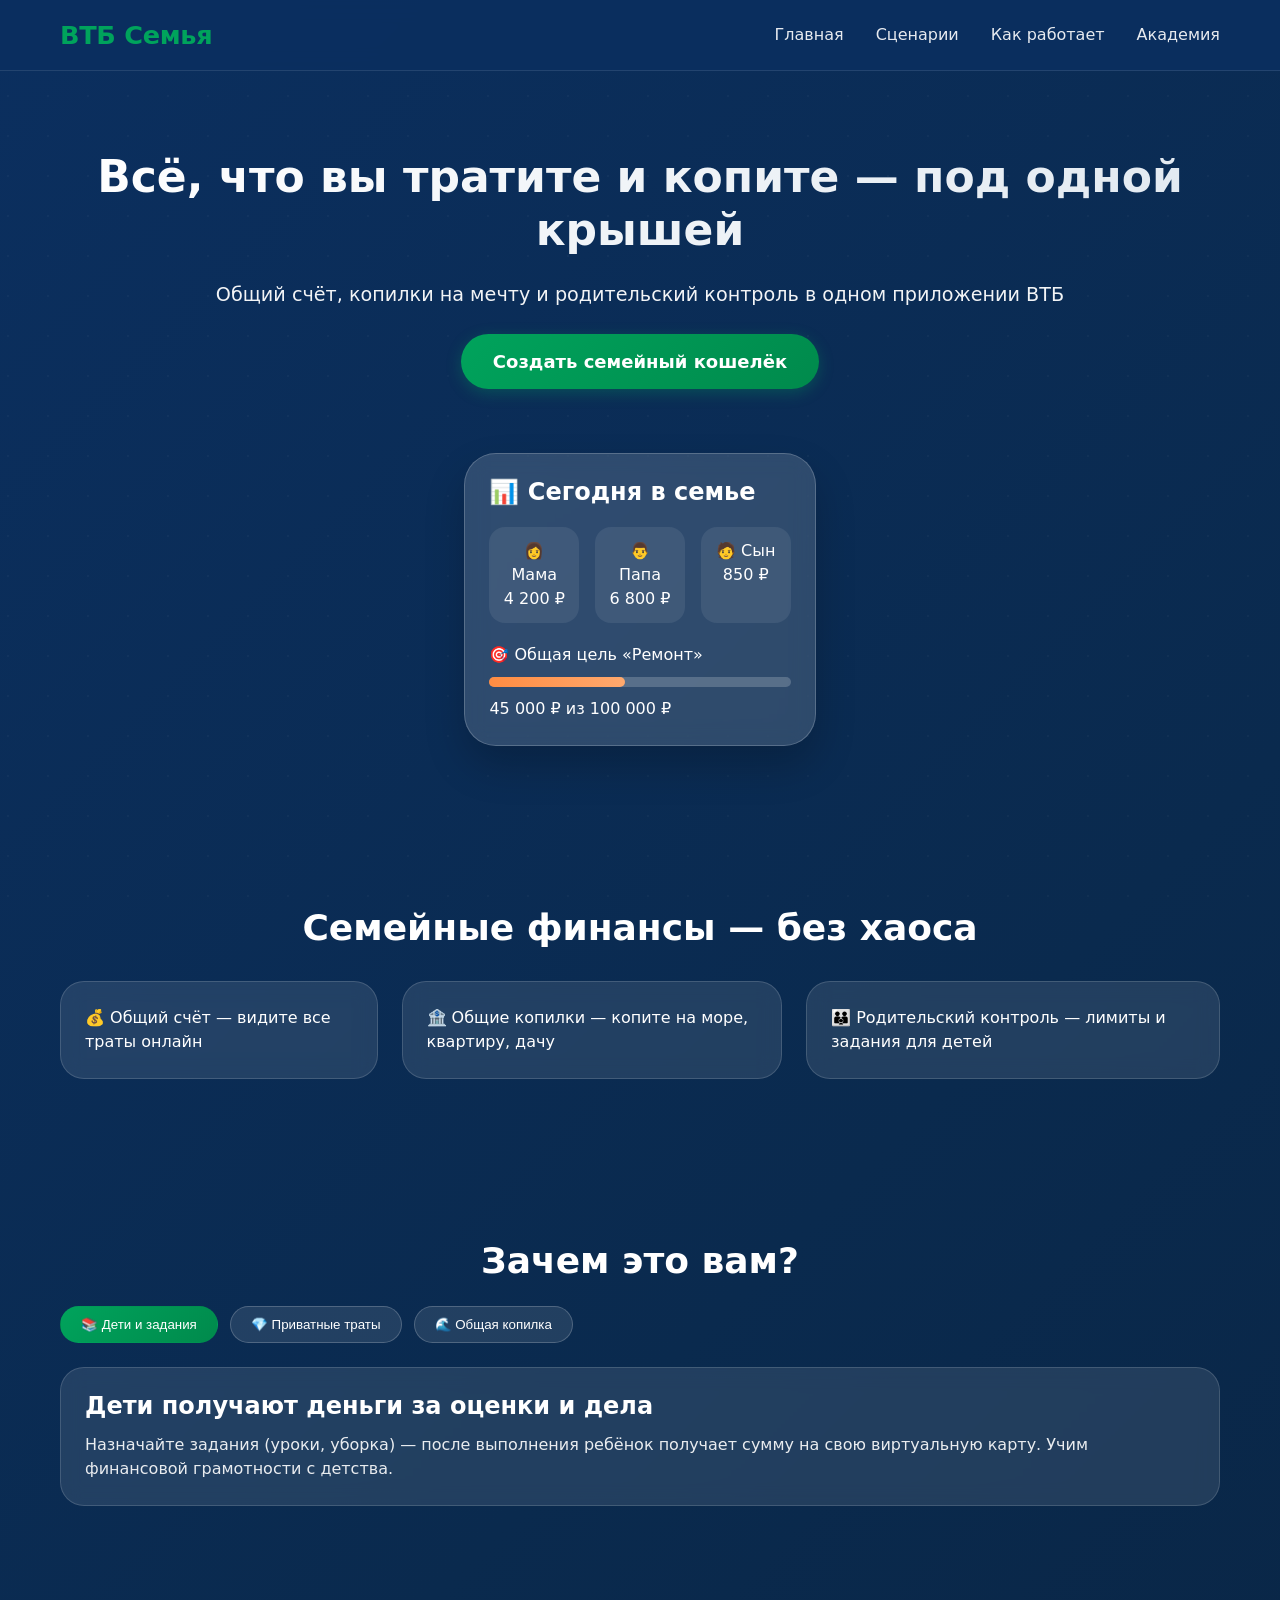
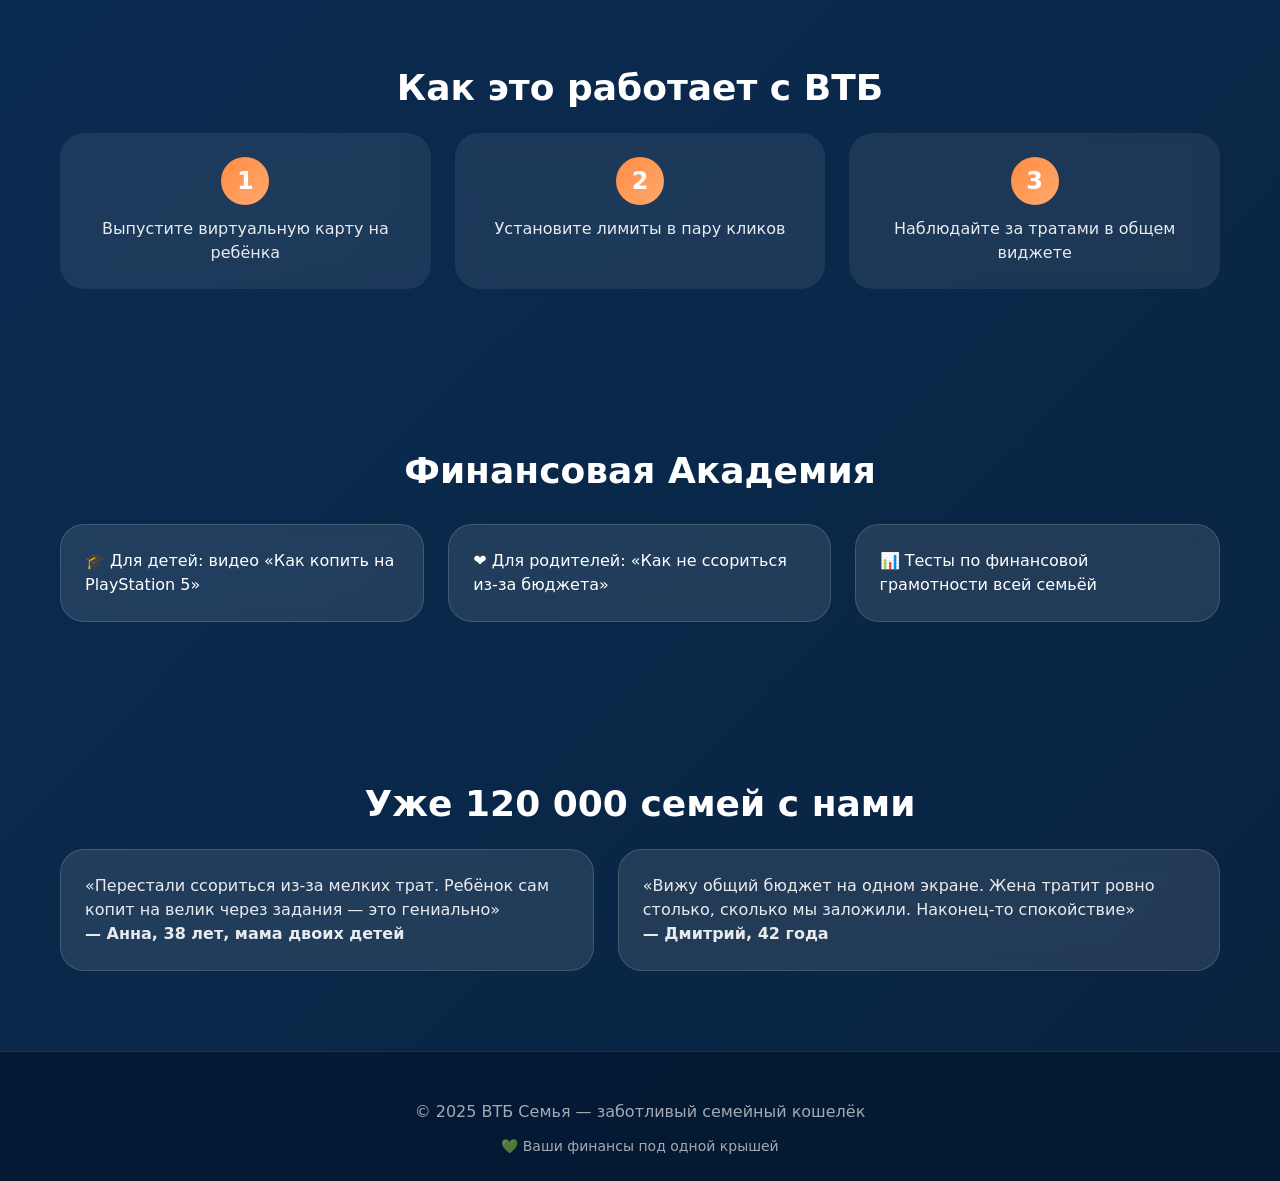
<file: group-service/src/main/resources/index.html>
<!DOCTYPE html>
<html lang="ru">
<head>
    <meta charset="UTF-8">
    <meta name="viewport" content="width=device-width, initial-scale=1.0, viewport-fit=cover">
    <title>ВТБ Семья — семейный кошелёк</title>
    <style>
        * {
            margin: 0;
            padding: 0;
            box-sizing: border-box;
        }

        body {
            font-family: 'Inter', 'Segoe UI', system-ui, -apple-system, sans-serif;
            background: linear-gradient(135deg, #0B2F5F 0%, #0A2A4E 50%, #092340 100%);
            color: #FFFFFF;
            line-height: 1.5;
            scroll-behavior: smooth;
        }

        /* Типографика */
        h1, h2, h3 {
            font-weight: 700;
            line-height: 1.2;
        }

        h1 {
            font-size: 32px;
            background: linear-gradient(135deg, #FFFFFF 0%, #E0E8F0 100%);
            -webkit-background-clip: text;
            background-clip: text;
            color: transparent;
        }
        h2 {
            font-size: 28px;
            margin-bottom: 24px;
            color: #FFFFFF;
        }
        h3 {
            font-size: 20px;
            margin-bottom: 12px;
            color: #FFFFFF;
        }

        @media (min-width: 768px) {
            h1 { font-size: 44px; }
            h2 { font-size: 36px; }
            h3 { font-size: 24px; }
        }

        /* Контейнеры */
        .container {
            max-width: 1200px;
            margin: 0 auto;
            padding: 0 20px;
        }

        section {
            padding: 48px 0;
            position: relative;
        }

        @media (min-width: 768px) {
            section {
                padding: 80px 0;
            }
        }

        /* Декоративные элементы фона */
        .bg-dots {
            position: fixed;
            top: 0;
            left: 0;
            width: 100%;
            height: 100%;
            background-image: radial-gradient(circle at 20% 40%, rgba(255,255,255,0.03) 1px, transparent 1px);
            background-size: 40px 40px;
            pointer-events: none;
            z-index: 0;
        }

        /* Header & навигация */
        header {
            background: rgba(11, 47, 95, 0.95);
            backdrop-filter: blur(10px);
            position: sticky;
            top: 0;
            z-index: 1000;
            border-bottom: 1px solid rgba(255,255,255,0.1);
        }
        .header-inner {
            display: flex;
            justify-content: space-between;
            align-items: center;
            padding: 16px 20px;
            max-width: 1200px;
            margin: 0 auto;
        }
        .logo {
            font-size: 1.6rem;
            font-weight: 700;
            color: #00A35C;
            letter-spacing: -0.3px;
        }
        .nav-links {
            display: none;
            gap: 32px;
            align-items: center;
        }
        .nav-links a {
            text-decoration: none;
            color: #FFFFFF;
            font-weight: 500;
            transition: color 0.2s;
            opacity: 0.9;
        }
        .nav-links a:hover {
            color: #00A35C;
            opacity: 1;
        }
        .burger {
            font-size: 28px;
            background: none;
            border: none;
            cursor: pointer;
            color: #00A35C;
        }
        @media (min-width: 768px) {
            .nav-links { display: flex; }
            .burger { display: none; }
        }
        .mobile-menu {
            display: flex;
            flex-direction: column;
            background: rgba(11, 47, 95, 0.98);
            backdrop-filter: blur(10px);
            padding: 20px;
            gap: 16px;
            border-top: 1px solid rgba(255,255,255,0.1);
        }
        .mobile-menu a {
            text-decoration: none;
            font-weight: 500;
            color: #FFFFFF;
            font-size: 1.2rem;
        }
        .hidden {
            display: none;
        }

        /* Кнопки */
        .btn-primary {
            background: linear-gradient(135deg, #00A35C 0%, #008A4C 100%);
            color: white;
            border: none;
            border-radius: 48px;
            padding: 14px 32px;
            font-size: 18px;
            font-weight: 600;
            cursor: pointer;
            transition: all 0.2s ease;
            display: inline-block;
            text-decoration: none;
            text-align: center;
            box-shadow: 0 4px 15px rgba(0,163,92,0.3);
        }
        .btn-primary:hover {
            transform: scale(1.02);
            box-shadow: 0 6px 20px rgba(0,163,92,0.4);
            background: linear-gradient(135deg, #00B868 0%, #009E55 100%);
        }
        .btn-secondary {
            background: rgba(255,255,255,0.15);
            color: white;
            border: 1px solid rgba(255,255,255,0.3);
            border-radius: 48px;
            padding: 12px 28px;
            font-size: 16px;
            font-weight: 500;
            cursor: pointer;
            transition: all 0.2s ease;
            display: inline-block;
            text-decoration: none;
            text-align: center;
        }
        .btn-secondary:hover {
            background: rgba(255,255,255,0.25);
            transform: scale(1.02);
        }

        /* Карточки */
        .card {
            background: rgba(255,255,255,0.1);
            backdrop-filter: blur(10px);
            border: 1px solid rgba(255,255,255,0.15);
            border-radius: 24px;
            padding: 24px;
            transition: all 0.3s ease;
            color: #FFFFFF;
        }
        .card:hover {
            transform: translateY(-4px);
            background: rgba(255,255,255,0.15);
            border-color: rgba(255,255,255,0.25);
        }

        /* Герой-виджет */
        .hero-widget {
            background: rgba(255,255,255,0.15);
            backdrop-filter: blur(10px);
            border: 1px solid rgba(255,255,255,0.2);
            border-radius: 32px;
            padding: 24px;
            box-shadow: 0 20px 40px rgba(0,0,0,0.2);
            max-width: 500px;
            margin-top: 24px;
        }
        .family-budget {
            display: flex;
            justify-content: space-between;
            flex-wrap: wrap;
            gap: 16px;
            margin: 20px 0;
        }
        .member {
            flex: 1;
            text-align: center;
            padding: 12px;
            background: rgba(255,255,255,0.08);
            border-radius: 16px;
        }
        .progress-bar {
            background: rgba(255,255,255,0.2);
            border-radius: 30px;
            height: 10px;
            width: 100%;
            margin: 10px 0;
        }
        .progress-fill {
            background: linear-gradient(90deg, #FF8C42, #FFA96E);
            width: 45%;
            height: 10px;
            border-radius: 30px;
        }

        /* Три столпа */
        .pillars {
            display: flex;
            flex-direction: column;
            gap: 24px;
            margin-top: 32px;
        }
        @media (min-width: 768px) {
            .pillars { flex-direction: row; }
        }

        /* Табы сценариев */
        .tabs {
            display: flex;
            flex-wrap: wrap;
            gap: 12px;
            margin-bottom: 24px;
        }
        .tab-btn {
            background: rgba(255,255,255,0.1);
            border: 1px solid rgba(255,255,255,0.2);
            padding: 10px 20px;
            border-radius: 48px;
            font-weight: 500;
            cursor: pointer;
            transition: 0.2s;
            color: #FFFFFF;
        }
        .tab-btn.active {
            background: linear-gradient(135deg, #00A35C, #008A4C);
            border-color: transparent;
        }
        .tab-content {
            background: rgba(255,255,255,0.1);
            backdrop-filter: blur(10px);
            padding: 24px;
            border-radius: 24px;
            border: 1px solid rgba(255,255,255,0.15);
        }
        .tab-pane {
            display: none;
        }
        .tab-pane.active-pane {
            display: block;
        }

        /* Инфографика */
        .steps {
            display: flex;
            flex-direction: column;
            gap: 24px;
            margin-top: 24px;
        }
        @media (min-width: 768px) {
            .steps { flex-direction: row; justify-content: space-between; }
        }
        .step {
            flex: 1;
            text-align: center;
            background: rgba(255,255,255,0.08);
            padding: 24px;
            border-radius: 24px;
            backdrop-filter: blur(10px);
        }
        .step-number {
            background: linear-gradient(135deg, #FF8C42, #FFA96E);
            width: 48px;
            height: 48px;
            border-radius: 60px;
            display: flex;
            align-items: center;
            justify-content: center;
            margin: 0 auto 12px;
            font-weight: bold;
            color: white;
            font-size: 24px;
        }

        /* отзывы */
        .reviews {
            display: flex;
            flex-direction: column;
            gap: 24px;
        }
        @media (min-width: 768px) {
            .reviews { flex-direction: row; }
        }

        /* футер */
        footer {
            background: rgba(5, 25, 50, 0.95);
            color: rgba(255,255,255,0.7);
            padding: 48px 0 24px;
            text-align: center;
            border-top: 1px solid rgba(255,255,255,0.1);
        }

        /* анимация при скролле */
        .fade-up {
            opacity: 0;
            transform: translateY(30px);
            transition: opacity 0.7s ease, transform 0.7s ease;
        }
        .fade-up.visible {
            opacity: 1;
            transform: translateY(0);
        }

        /* Модальные окна */
        .modal {
            display: none;
            position: fixed;
            top: 0;
            left: 0;
            width: 100%;
            height: 100%;
            background: rgba(0,0,0,0.8);
            backdrop-filter: blur(8px);
            z-index: 2000;
            justify-content: center;
            align-items: center;
            animation: fadeIn 0.3s ease;
        }
        @keyframes fadeIn {
            from { opacity: 0; }
            to { opacity: 1; }
        }
        .modal-content {
            background: linear-gradient(135deg, #0B2F5F 0%, #0A2A4E 100%);
            border-radius: 32px;
            padding: 40px 32px;
            max-width: 500px;
            width: 90%;
            position: relative;
            border: 1px solid rgba(255,255,255,0.2);
            box-shadow: 0 25px 50px rgba(0,0,0,0.3);
            animation: slideUp 0.3s ease;
        }
        @keyframes slideUp {
            from { transform: translateY(50px); opacity: 0; }
            to { transform: translateY(0); opacity: 1; }
        }
        .modal-close {
            position: absolute;
            top: 20px;
            right: 24px;
            font-size: 32px;
            cursor: pointer;
            color: rgba(255,255,255,0.7);
            transition: color 0.2s;
            line-height: 1;
        }
        .modal-close:hover {
            color: #FF8C42;
        }
        .modal h3 {
            font-size: 28px;
            margin-bottom: 24px;
            text-align: center;
        }
        .form-group {
            margin-bottom: 24px;
        }
        .form-group label {
            display: block;
            margin-bottom: 8px;
            font-weight: 500;
            color: rgba(255,255,255,0.9);
        }
        .form-group input, .form-group select {
            width: 100%;
            padding: 14px 16px;
            background: rgba(255,255,255,0.1);
            border: 1px solid rgba(255,255,255,0.2);
            border-radius: 16px;
            color: white;
            font-size: 16px;
            transition: all 0.2s;
        }
        .form-group input:focus, .form-group select:focus {
            outline: none;
            border-color: #00A35C;
            background: rgba(255,255,255,0.15);
        }
        .form-group input::placeholder {
            color: rgba(255,255,255,0.5);
        }
        .modal-buttons {
            display: flex;
            gap: 12px;
            margin-top: 32px;
        }
        .modal-buttons button {
            flex: 1;
        }
        .success-icon {
            text-align: center;
            font-size: 64px;
            margin-bottom: 20px;
        }
        .invite-link {
            background: rgba(255,255,255,0.1);
            padding: 12px;
            border-radius: 16px;
            text-align: center;
            margin: 20px 0;
            word-break: break-all;
            font-family: monospace;
        }

        /* Дополнительные стили для текста */
        .hero-subtitle {
            font-size: 1.2rem;
            margin: 24px 0;
            opacity: 0.95;
        }
        p {
            opacity: 0.9;
        }
    </style>
</head>
<body>

<div class="bg-dots"></div>

<header>
    <div class="header-inner">
        <div class="logo">ВТБ Семья</div>
        <nav class="nav-links">
            <a href="#hero">Главная</a>
            <a href="#scenarios">Сценарии</a>
            <a href="#how-it-works">Как работает</a>
            <a href="#academy">Академия</a>
        </nav>
        <button class="burger" id="burgerBtn">☰</button>
    </div>
    <div id="mobileMenu" class="mobile-menu hidden">
        <a href="#hero">Главная</a>
        <a href="#scenarios">Сценарии</a>
        <a href="#how-it-works">Как работает</a>
        <a href="#academy">Академия</a>
    </div>
</header>

<main>
    <!-- Hero секция -->
    <section id="hero">
        <div class="container">
            <div style="display: flex; flex-direction: column; gap: 40px; align-items: center;">
                <div style="flex:1; text-align: center;">
                    <h1>Всё, что вы тратите и копите — под одной крышей</h1>
                    <p class="hero-subtitle">Общий счёт, копилки на мечту и родительский контроль в одном приложении ВТБ</p>
                    <a href="#" class="btn-primary" id="mainCta">Создать семейный кошелёк</a>
                </div>
                <div class="hero-widget fade-up">
                    <h3>📊 Сегодня в семье</h3>
                    <div class="family-budget">
                        <div class="member">👩 Мама<br>4 200 ₽</div>
                        <div class="member">👨 Папа<br>6 800 ₽</div>
                        <div class="member">🧑 Сын<br>850 ₽</div>
                    </div>
                    <div>🎯 Общая цель «Ремонт»</div>
                    <div class="progress-bar"><div class="progress-fill"></div></div>
                    <div>45 000 ₽ из 100 000 ₽</div>
                </div>
            </div>
        </div>
    </section>

    <!-- Суть (3 столпа) -->
    <section>
        <div class="container">
            <h2 class="fade-up" style="text-align: center;">Семейные финансы — без хаоса</h2>
            <div class="pillars">
                <div class="card fade-up">💰 Общий счёт — видите все траты онлайн</div>
                <div class="card fade-up">🏦 Общие копилки — копите на море, квартиру, дачу</div>
                <div class="card fade-up">👪 Родительский контроль — лимиты и задания для детей</div>
            </div>
        </div>
    </section>

    <!-- Сценарии (табы) -->
    <section id="scenarios">
        <div class="container">
            <h2 class="fade-up" style="text-align: center;">Зачем это вам?</h2>
            <div class="tabs">
                <button class="tab-btn active" data-tab="tab1">📚 Дети и задания</button>
                <button class="tab-btn" data-tab="tab2">💎 Приватные траты</button>
                <button class="tab-btn" data-tab="tab3">🌊 Общая копилка</button>
            </div>
            <div class="tab-content">
                <div id="tab1" class="tab-pane active-pane">
                    <h3>Дети получают деньги за оценки и дела</h3>
                    <p>Назначайте задания (уроки, уборка) — после выполнения ребёнок получает сумму на свою виртуальную карту. Учим финансовой грамотности с детства.</p>
                </div>
                <div id="tab2" class="tab-pane">
                    <h3>Муж не видит, что я купила платье?</h3>
                    <p>Приватные траты скрыты по категориям (например «Одежда»). Видна только сумма категории без деталей чека — баланс между доверием и личным пространством.</p>
                </div>
                <div id="tab3" class="tab-pane">
                    <h3>Накопить на море всем миром</h3>
                    <p>Общая копилка с автопополнением от каждого члена семьи. Видите прогресс в реальном времени, достигайте общих целей без ссор.</p>
                </div>
            </div>
        </div>
    </section>

    <!-- Как это работает с ВТБ -->
    <section id="how-it-works">
        <div class="container">
            <h2 class="fade-up" style="text-align: center;">Как это работает с ВТБ</h2>
            <div class="steps">
                <div class="step"><div class="step-number">1</div><p>Выпустите виртуальную карту на ребёнка</p></div>
                <div class="step"><div class="step-number">2</div><p>Установите лимиты в пару кликов</p></div>
                <div class="step"><div class="step-number">3</div><p>Наблюдайте за тратами в общем виджете</p></div>
            </div>
        </div>
    </section>

    <!-- Образовательный блок Академия -->
    <section id="academy">
        <div class="container">
            <h2 class="fade-up" style="text-align: center;">Финансовая Академия</h2>
            <div class="pillars">
                <div class="card fade-up">🎓 Для детей: видео «Как копить на PlayStation 5»</div>
                <div class="card fade-up">❤️ Для родителей: «Как не ссориться из-за бюджета»</div>
                <div class="card fade-up">📊 Тесты по финансовой грамотности всей семьёй</div>
            </div>
        </div>
    </section>

    <!-- Социальное доказательство + отзывы -->
    <section>
        <div class="container">
            <h2 class="fade-up" style="text-align: center;">Уже 120 000 семей с нами</h2>
            <div class="reviews">
                <div class="card fade-up">
                    <p>«Перестали ссориться из-за мелких трат. Ребёнок сам копит на велик через задания — это гениально»</p>
                    <p><strong>— Анна, 38 лет, мама двоих детей</strong></p>
                </div>
                <div class="card fade-up">
                    <p>«Вижу общий бюджет на одном экране. Жена тратит ровно столько, сколько мы заложили. Наконец-то спокойствие»</p>
                    <p><strong>— Дмитрий, 42 года</strong></p>
                </div>
            </div>
        </div>
    </section>
</main>

<footer>
    <div class="container">
        <p>© 2025 ВТБ Семья — заботливый семейный кошелёк</p>
        <p style="margin-top: 12px; font-size: 14px;">💚 Ваши финансы под одной крышей</p>
    </div>
</footer>

<!-- Модальное окно: Создание семейного кошелька -->
<div id="createWalletModal" class="modal">
    <div class="modal-content">
        <span class="modal-close" onclick="closeModal('createWalletModal')">&times;</span>
        <h3>✨ Создать семейный кошелёк</h3>
        <form id="walletForm">
            <div class="form-group">
                <label>Название семьи</label>
                <input type="text" id="familyName" placeholder="например: Семья Ивановых" required>
            </div>
            <div class="form-group">
                <label>Ваше имя</label>
                <input type="text" id="userName" placeholder="Как вас зовут?" required>
            </div>
            <div class="form-group">
                <label>Количество членов семьи</label>
                <select id="familySize">
                    <option value="2">2 человека</option>
                    <option value="3">3 человека</option>
                    <option value="4">4 человека</option>
                    <option value="5">5+ человек</option>
                </select>
            </div>
            <div class="modal-buttons">
                <button type="button" class="btn-secondary" onclick="closeModal('createWalletModal')">Отмена</button>
                <button type="submit" class="btn-primary">Создать кошелёк</button>
            </div>
        </form>
    </div>
</div>

<!-- Модальное окно: Приглашение близких -->
<div id="inviteModal" class="modal">
    <div class="modal-content">
        <span class="modal-close" onclick="closeModal('inviteModal')">&times;</span>
        <div class="success-icon">🎉</div>
        <h3>Семейный кошелёк создан!</h3>
        <p style="text-align: center; margin-bottom: 20px;">Отправьте ссылку близким, чтобы они присоединились</p>
        <div class="invite-link" id="inviteLink">https://vtb-family.ru/invite/abc123xyz</div>
        <div class="modal-buttons">
            <button class="btn-primary" onclick="copyInviteLink()">📋 Скопировать ссылку</button>
            <button class="btn-secondary" onclick="closeModal('inviteModal')">Закрыть</button>
        </div>
    </div>
</div>

<script>
    // Мобильное меню
    const burger = document.getElementById('burgerBtn');
    const mobileMenu = document.getElementById('mobileMenu');
    burger.addEventListener('click', () => {
        mobileMenu.classList.toggle('hidden');
    });

    // Плавная прокрутка (все якоря)
    document.querySelectorAll('a[href^="#"]').forEach(anchor => {
        anchor.addEventListener('click', function(e) {
            e.preventDefault();
            const targetId = this.getAttribute('href');
            if (targetId === '#') return;
            const target = document.querySelector(targetId);
            if (target) {
                target.scrollIntoView({ behavior: 'smooth', block: 'start' });
                if (!mobileMenu.classList.contains('hidden')) mobileMenu.classList.add('hidden');
            }
        });
    });

    // Табы
    const tabBtns = document.querySelectorAll('.tab-btn');
    const panes = document.querySelectorAll('.tab-pane');
    tabBtns.forEach(btn => {
        btn.addEventListener('click', () => {
            const tabId = btn.dataset.tab;
            tabBtns.forEach(b => b.classList.remove('active'));
            btn.classList.add('active');
            panes.forEach(pane => pane.classList.remove('active-pane'));
            document.getElementById(tabId).classList.add('active-pane');
        });
    });

    // IntersectionObserver анимация появления
    const fadeElements = document.querySelectorAll('.fade-up');
    const observer = new IntersectionObserver((entries) => {
        entries.forEach(entry => {
            if (entry.isIntersecting) {
                entry.target.classList.add('visible');
                observer.unobserve(entry.target);
            }
        });
    }, { threshold: 0.2 });
    fadeElements.forEach(el => observer.observe(el));

    // Функции модальных окон
    function openModal(modalId) {
        document.getElementById(modalId).style.display = 'flex';
        document.body.style.overflow = 'hidden';
    }
    function closeModal(modalId) {
        document.getElementById(modalId).style.display = 'none';
        document.body.style.overflow = 'auto';
    }
    // Закрытие по клику вне окна
    window.onclick = function(event) {
        if (event.target.classList.contains('modal')) {
            event.target.style.display = 'none';
            document.body.style.overflow = 'auto';
        }
    }

    // Обработка формы создания кошелька
    const walletForm = document.getElementById('walletForm');
    walletForm.addEventListener('submit', function(e) {
        e.preventDefault();
        const familyName = document.getElementById('familyName').value;
        const userName = document.getElementById('userName').value;
        
        if (!familyName || !userName) {
            alert('Пожалуйста, заполните все поля');
            return;
        }
        
        // Генерируем уникальную ссылку-приглашение
        const inviteCode = Math.random().toString(36).substring(2, 15);
        const inviteLink = `https://vtb-family.ru/invite/${inviteCode}`;
        document.getElementById('inviteLink').textContent = inviteLink;
        
        // Закрываем первое окно и открываем второе
        closeModal('createWalletModal');
        setTimeout(() => {
            openModal('inviteModal');
        }, 200);
        
        // Сброс формы
        walletForm.reset();
    });
    
    // Копирование ссылки
    window.copyInviteLink = function() {
        const inviteText = document.getElementById('inviteLink').textContent;
        navigator.clipboard.writeText(inviteText).then(() => {
            alert('Ссылка скопирована! Отправьте её близким.');
        }).catch(() => {
            alert('Не удалось скопировать. Скопируйте вручную: ' + inviteText);
        });
    }
    
    // Кнопка CTA открывает модальное окно
    document.getElementById('mainCta').addEventListener('click', (e) => {
        e.preventDefault();
        openModal('createWalletModal');
    });
    
    // Также добавим обработку для кнопки "Создать семейный кошелёк" в навигации, если она появится
    const anyCtaButtons = document.querySelectorAll('.btn-primary');
    anyCtaButtons.forEach(btn => {
        if (btn.id !== 'mainCta') {
            btn.addEventListener('click', (e) => {
                if (btn.getAttribute('onclick') !== 'copyInviteLink()') {
                    e.preventDefault();
                    openModal('createWalletModal');
                }
            });
        }
    });
</script>
</body>
</html>
</file>
